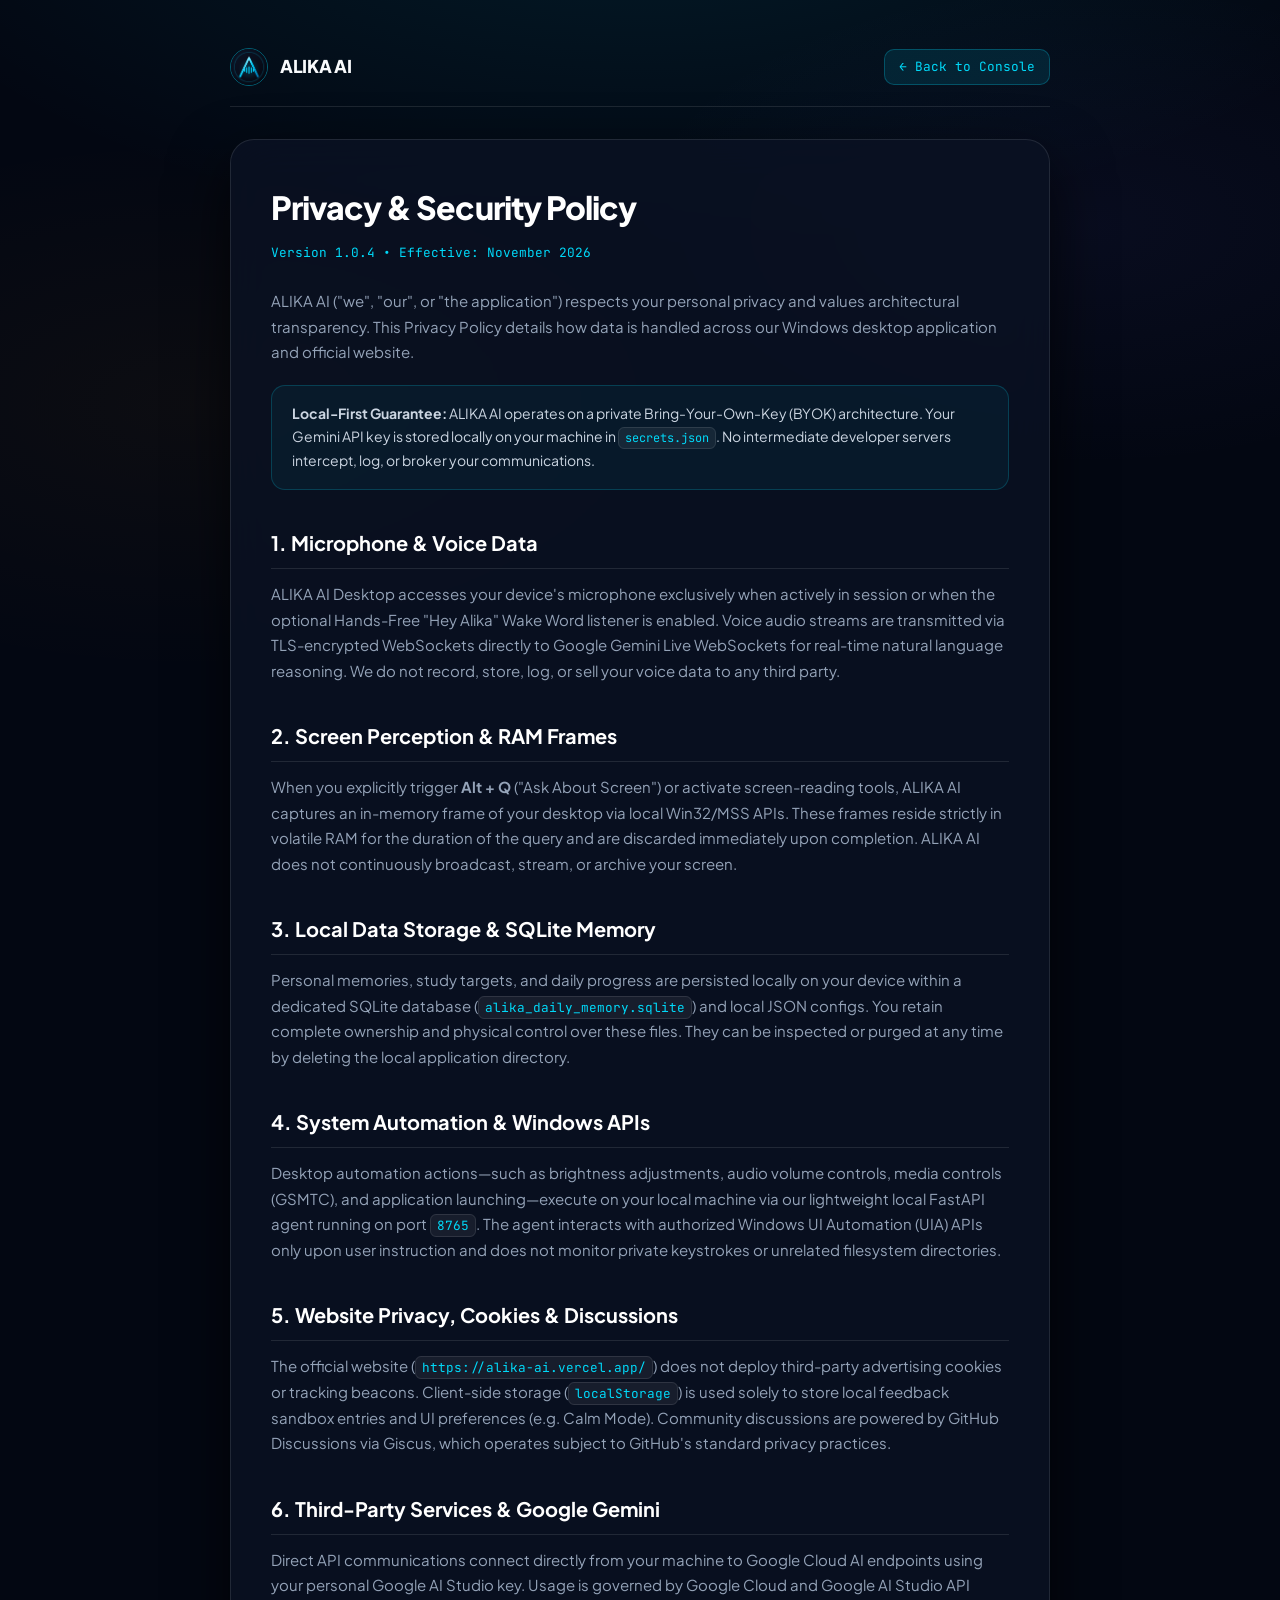
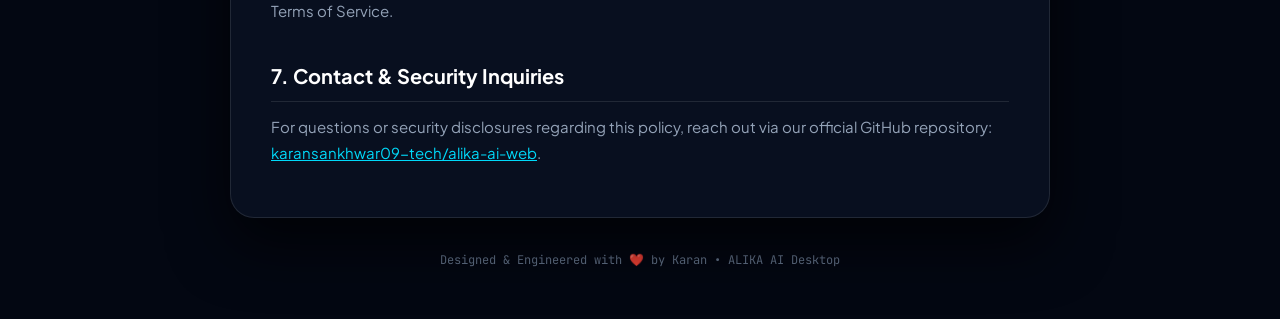
<file: privacy.html>
<!DOCTYPE html>
<html lang="en" class="dark">
<head>
    <meta charset="UTF-8">
    <meta name="viewport" content="width=device-width, initial-scale=1.0">
    <title>Privacy & Security Policy — ALIKA AI</title>
    <link rel="icon" type="image/svg+xml" href="favicon.svg">
    <link rel="icon" type="image/png" sizes="32x32" href="favicon.png">
    <link rel="apple-touch-icon" sizes="180x180" href="apple-touch-icon.png">
    <link rel="canonical" href="https://alika-ai.vercel.app/privacy.html">
    <link rel="preconnect" href="https://fonts.googleapis.com">
    <link rel="preconnect" href="https://fonts.gstatic.com" crossorigin>
    <link href="https://fonts.googleapis.com/css2?family=Plus+Jakarta+Sans:wght@400;500;600;700;800&family=JetBrains+Mono:wght@400;600&display=swap" rel="stylesheet">
    <style>
        :root {
            --bg-void: #030712;
            --bg-card: rgba(11, 18, 36, 0.8);
            --border-specular: rgba(255, 255, 255, 0.1);
            --cyan-accent: #00d9f9;
            --text-main: #f8fafc;
            --text-muted: #94a3b8;
        }
        * { box-sizing: border-box; margin: 0; padding: 0; }
        body {
            font-family: 'Plus Jakarta Sans', -apple-system, BlinkMacSystemFont, 'Segoe UI', Roboto, sans-serif;
            line-height: 1.7;
            padding: 48px 20px;
            max-width: 860px;
            margin: auto;
            background-color: var(--bg-void);
            color: var(--text-main);
            background-image: 
                radial-gradient(ellipse 90% 60% at 50% -15%, rgba(0, 217, 249, 0.1), transparent 70%),
                radial-gradient(ellipse 60% 45% at 85% 25%, rgba(99, 102, 241, 0.06), transparent 60%),
                radial-gradient(ellipse 70% 50% at 15% 45%, rgba(245, 158, 11, 0.04), transparent 60%);
            background-attachment: fixed;
        }
        .header-bar {
            display: flex;
            align-items: center;
            justify-content: space-between;
            margin-bottom: 32px;
            padding-bottom: 20px;
            border-bottom: 1px solid var(--border-specular);
        }
        .brand-link {
            display: flex;
            align-items: center;
            gap: 12px;
            text-decoration: none;
            color: var(--text-main);
        }
        .brand-link img {
            width: 38px;
            height: 38px;
            border-radius: 50%;
            border: 1px solid rgba(0, 217, 249, 0.4);
        }
        .brand-link span {
            font-weight: 800;
            font-size: 1.1rem;
            letter-spacing: -0.02em;
        }
        .back-btn {
            font-family: 'JetBrains Mono', monospace;
            font-size: 0.8rem;
            color: var(--cyan-accent);
            text-decoration: none;
            padding: 6px 14px;
            border-radius: 10px;
            background: rgba(0, 217, 249, 0.1);
            border: 1px solid rgba(0, 217, 249, 0.25);
            transition: all 0.2s ease;
        }
        .back-btn:hover {
            background: rgba(0, 217, 249, 0.2);
            color: #ffffff;
        }
        .card {
            background: var(--bg-card);
            padding: 40px;
            border-radius: 24px;
            border: 1px solid var(--border-specular);
            box-shadow: 0 25px 60px rgba(0, 0, 0, 0.7);
            backdrop-filter: blur(20px);
            -webkit-backdrop-filter: blur(20px);
        }
        h1 {
            color: #ffffff;
            font-size: 32px;
            font-weight: 800;
            margin-bottom: 8px;
            letter-spacing: -0.03em;
        }
        .meta-date {
            font-family: 'JetBrains Mono', monospace;
            font-size: 0.8rem;
            color: var(--cyan-accent);
            margin-bottom: 24px;
        }
        h2 {
            color: #ffffff;
            font-size: 20px;
            font-weight: 700;
            margin-top: 36px;
            margin-bottom: 12px;
            border-bottom: 1px solid var(--border-specular);
            padding-bottom: 8px;
            display: flex;
            align-items: center;
            gap: 8px;
        }
        p, li {
            color: var(--text-muted);
            font-size: 15px;
            margin-bottom: 12px;
        }
        ul {
            padding-left: 20px;
            margin-bottom: 16px;
        }
        li { margin-bottom: 6px; }
        code {
            font-family: 'JetBrains Mono', monospace;
            font-size: 0.85em;
            background: rgba(255, 255, 255, 0.06);
            padding: 2px 6px;
            border-radius: 6px;
            color: var(--cyan-accent);
            border: 1px solid rgba(255, 255, 255, 0.1);
        }
        a {
            color: var(--cyan-accent);
            text-decoration: underline;
        }
        a:hover {
            color: #34f5c5;
        }
        .highlight-box {
            background: rgba(0, 217, 249, 0.05);
            border: 1px solid rgba(0, 217, 249, 0.2);
            border-radius: 14px;
            padding: 16px 20px;
            margin: 20px 0;
            font-size: 14px;
            color: #cbd5e1;
        }
        footer {
            margin-top: 32px;
            text-align: center;
            font-size: 12px;
            font-family: 'JetBrains Mono', monospace;
            color: #64748b;
        }
    </style>
</head>
<body>
    <div class="header-bar">
        <a href="index.html" class="brand-link">
            <img src="assets/ALIKA_BRAND_LOGO_ICON.png" alt="ALIKA AI Logo">
            <span>ALIKA AI</span>
        </a>
        <a href="index.html" class="back-btn">&larr; Back to Console</a>
    </div>

    <div class="card">
        <h1>Privacy & Security Policy</h1>
        <p class="meta-date">Version 1.0.4 • Effective: November 2026</p>

        <p>ALIKA AI ("we", "our", or "the application") respects your personal privacy and values architectural transparency. This Privacy Policy details how data is handled across our Windows desktop application and official website.</p>

        <div class="highlight-box">
            <strong>Local-First Guarantee:</strong> ALIKA AI operates on a private Bring-Your-Own-Key (BYOK) architecture. Your Gemini API key is stored locally on your machine in <code>secrets.json</code>. No intermediate developer servers intercept, log, or broker your communications.
        </div>

        <h2>1. Microphone & Voice Data</h2>
        <p>ALIKA AI Desktop accesses your device's microphone exclusively when actively in session or when the optional Hands-Free "Hey Alika" Wake Word listener is enabled. Voice audio streams are transmitted via TLS-encrypted WebSockets directly to Google Gemini Live WebSockets for real-time natural language reasoning. We do not record, store, log, or sell your voice data to any third party.</p>

        <h2>2. Screen Perception & RAM Frames</h2>
        <p>When you explicitly trigger <strong>Alt + Q</strong> ("Ask About Screen") or activate screen-reading tools, ALIKA AI captures an in-memory frame of your desktop via local Win32/MSS APIs. These frames reside strictly in volatile RAM for the duration of the query and are discarded immediately upon completion. ALIKA AI does not continuously broadcast, stream, or archive your screen.</p>

        <h2>3. Local Data Storage & SQLite Memory</h2>
        <p>Personal memories, study targets, and daily progress are persisted locally on your device within a dedicated SQLite database (<code>alika_daily_memory.sqlite</code>) and local JSON configs. You retain complete ownership and physical control over these files. They can be inspected or purged at any time by deleting the local application directory.</p>

        <h2>4. System Automation & Windows APIs</h2>
        <p>Desktop automation actions—such as brightness adjustments, audio volume controls, media controls (GSMTC), and application launching—execute on your local machine via our lightweight local FastAPI agent running on port <code>8765</code>. The agent interacts with authorized Windows UI Automation (UIA) APIs only upon user instruction and does not monitor private keystrokes or unrelated filesystem directories.</p>

        <h2>5. Website Privacy, Cookies & Discussions</h2>
        <p>The official website (<code>https://alika-ai.vercel.app/</code>) does not deploy third-party advertising cookies or tracking beacons. Client-side storage (<code>localStorage</code>) is used solely to store local feedback sandbox entries and UI preferences (e.g. Calm Mode). Community discussions are powered by GitHub Discussions via Giscus, which operates subject to GitHub's standard privacy practices.</p>

        <h2>6. Third-Party Services & Google Gemini</h2>
        <p>Direct API communications connect directly from your machine to Google Cloud AI endpoints using your personal Google AI Studio key. Usage is governed by Google Cloud and Google AI Studio API Terms of Service.</p>

        <h2>7. Contact & Security Inquiries</h2>
        <p>For questions or security disclosures regarding this policy, reach out via our official GitHub repository: <a href="https://github.com/karansankhwar09-tech/alika-ai-web" target="_blank" rel="noopener noreferrer">karansankhwar09-tech/alika-ai-web</a>.</p>
    </div>

    <footer>
        Designed & Engineered with ❤️ by Karan • ALIKA AI Desktop
    </footer>
</body>
</html>
</file>
